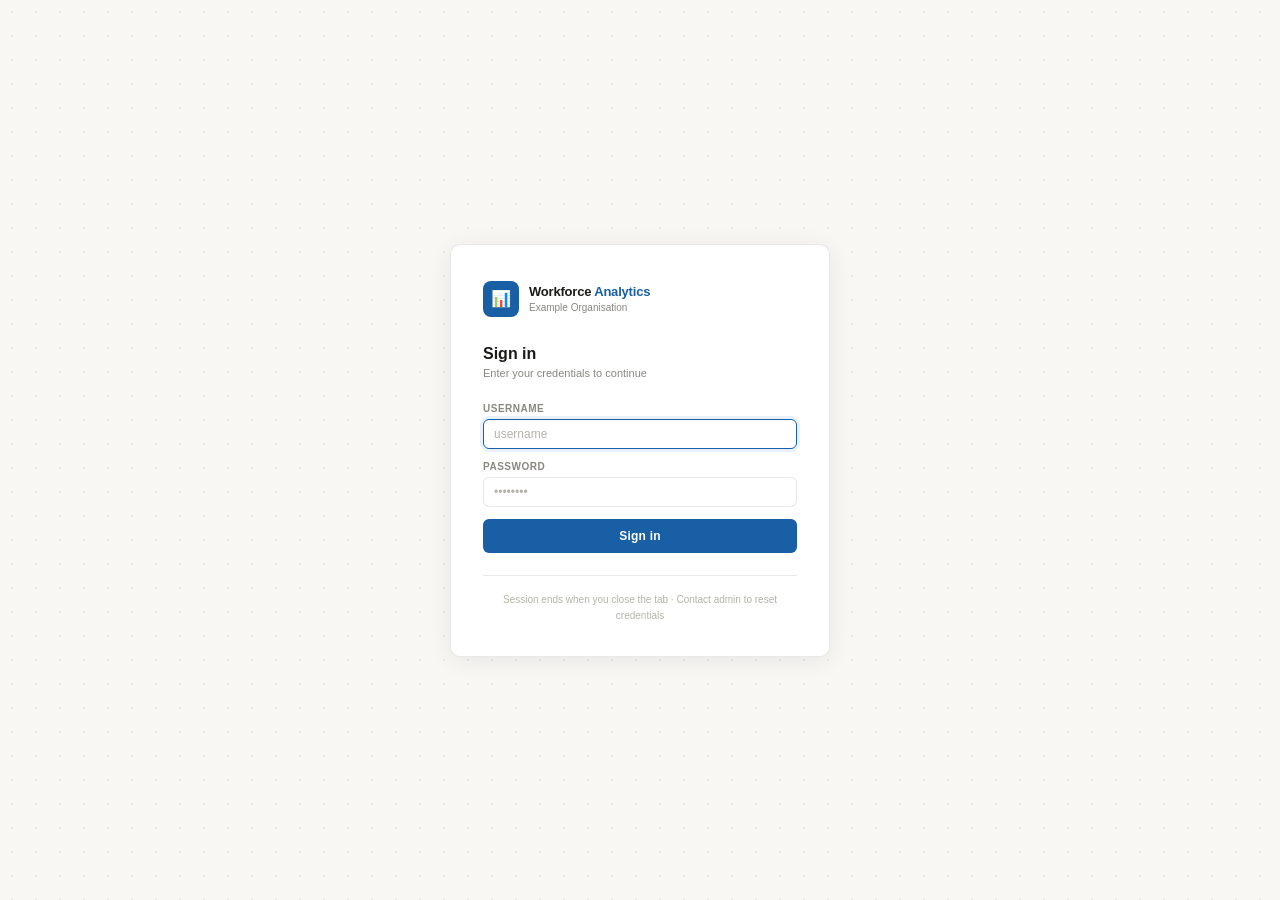
<file: login.html>
<!DOCTYPE html>
<html lang="en">
<head>
<meta charset="UTF-8">
<meta name="viewport" content="width=device-width,initial-scale=1.0">
<title>Workforce Analytics — Sign In</title>
<link rel="icon" href="data:,">
<style>
:root{
  --bg:#f8f7f4;--sf:#fff;--s2:#f1efe8;--bd:rgba(0,0,0,0.09);
  --tx:#1a1a18;--tx2:#5f5e5a;--tx3:#888780;--tx4:#b4b2a9;
  --ac:#185fa5;--abg:#e6f1fb;
  --da:#a32d2d;--dbg:#fcebeb;--da2:#f7c1c1;
  --r:10px;--rs:6px;
}
*{box-sizing:border-box;margin:0;padding:0;}
html,body{height:100%;}
body{
  font-family:-apple-system,'Segoe UI',sans-serif;
  background:var(--bg);color:var(--tx);font-size:13px;
  display:flex;flex-direction:column;align-items:center;justify-content:center;
  min-height:100vh;padding:20px;
}

/* subtle dot grid matching the warm off-white bg */
body::before{
  content:'';position:fixed;inset:0;
  background-image:radial-gradient(circle,var(--bd) 1px,transparent 1px);
  background-size:24px 24px;pointer-events:none;opacity:.6;
}

.login-wrap{
  background:var(--sf);border:.5px solid var(--bd);
  border-radius:var(--r);padding:36px 32px 32px;
  width:100%;max-width:380px;
  box-shadow:0 4px 24px rgba(0,0,0,.07);
  position:relative;
  animation:up .3s cubic-bezier(.22,.68,0,1.15) both;
}
@keyframes up{from{opacity:0;transform:translateY(16px)}to{opacity:1;transform:translateY(0)}}

.brand{display:flex;align-items:center;gap:10px;margin-bottom:28px;}
.brand-icon{
  width:36px;height:36px;border-radius:8px;
  background:var(--ac);display:flex;align-items:center;justify-content:center;
  font-size:16px;flex-shrink:0;
}
.brand-name{font-size:13px;font-weight:600;letter-spacing:-.2px;line-height:1.3;}
.brand-name span{color:var(--ac);}
.brand-sub{font-size:10px;color:var(--tx3);margin-top:1px;}

h1{font-size:16px;font-weight:600;margin-bottom:4px;}
.sub{font-size:11px;color:var(--tx3);margin-bottom:24px;}

.field{margin-bottom:12px;}
label{display:block;font-size:10px;font-weight:600;color:var(--tx3);
  text-transform:uppercase;letter-spacing:.5px;margin-bottom:5px;}
input[type=text],input[type=password]{
  width:100%;padding:7px 10px;
  border:.5px solid var(--bd);border-radius:var(--rs);
  font-size:12px;background:var(--sf);color:var(--tx);
  outline:none;transition:border-color .15s,box-shadow .15s;
  font-family:inherit;
}
input[type=text]:focus,input[type=password]:focus{
  border-color:var(--ac);
  box-shadow:0 0 0 3px var(--abg);
}
input::placeholder{color:var(--tx4);}

.btn-login{
  width:100%;padding:8px;margin-top:4px;
  background:var(--ac);color:#fff;border:none;
  border-radius:var(--rs);font-size:12px;font-weight:600;
  cursor:pointer;transition:opacity .15s,transform .1s;
  font-family:inherit;letter-spacing:.2px;
  display:flex;align-items:center;justify-content:center;gap:8px;
  min-height:34px;
}
.btn-login:hover{opacity:.9;}
.btn-login:active{transform:scale(.98);}
.btn-login:disabled{opacity:.5;cursor:not-allowed;transform:none;}

.spinner{
  width:13px;height:13px;
  border:2px solid rgba(255,255,255,.35);
  border-top-color:#fff;border-radius:50%;
  animation:spin .6s linear infinite;display:none;
}
@keyframes spin{to{transform:rotate(360deg);}}
.btn-login.loading .btn-text{display:none;}
.btn-login.loading .spinner{display:block;}

.err{
  display:none;
  background:var(--dbg);border:.5px solid var(--da2);
  border-radius:var(--rs);padding:7px 10px;
  font-size:11px;color:var(--da);margin-bottom:12px;
  animation:shake .25s ease;
}
.err.show{display:block;}
@keyframes shake{0%,100%{transform:translateX(0)}25%,75%{transform:translateX(-4px)}50%{transform:translateX(4px)}}

.footer{
  margin-top:22px;padding-top:16px;
  border-top:.5px solid var(--bd);
  font-size:10px;color:var(--tx4);text-align:center;line-height:1.6;
}
</style>
</head>
<body>
<div class="login-wrap">
  <div class="brand">
    <div class="brand-icon">📊</div>
    <div>
      <div class="brand-name">Workforce <span>Analytics</span></div>
      <div class="brand-sub">Example Organisation</div>
    </div>
  </div>

  <h1>Sign in</h1>
  <p class="sub">Enter your credentials to continue</p>

  <div class="err" id="err"></div>

  <div class="field">
    <label for="uname">Username</label>
    <input id="uname" type="text" placeholder="username" autocomplete="username" autofocus>
  </div>
  <div class="field">
    <label for="pw">Password</label>
    <input id="pw" type="password" placeholder="••••••••" autocomplete="current-password">
  </div>

  <button class="btn-login" id="loginBtn" onclick="doLogin()">
    <span class="btn-text">Sign in</span>
    <div class="spinner"></div>
  </button>

  <div class="footer">
    Session ends when you close the tab · Contact admin to reset credentials
  </div>
</div>

<script src="js/auth.js"></script>
<script>
  if (authGetUser()) window.location.href = 'index.html';

  document.addEventListener('keydown', e => { if (e.key === 'Enter') doLogin(); });

  async function doLogin() {
    const btn = document.getElementById('loginBtn');
    const err = document.getElementById('err');
    const username = document.getElementById('uname').value.trim();
    const password = document.getElementById('pw').value;

    err.classList.remove('show');
    if (!username || !password) {
      err.textContent = 'Please enter both username and password.';
      err.classList.add('show'); return;
    }

    btn.classList.add('loading'); btn.disabled = true;
    const ok = await authLogin(username, password);
    btn.classList.remove('loading'); btn.disabled = false;

    if (ok) {
      window.location.href = 'index.html';
    } else {
      err.textContent = 'Incorrect username or password.';
      err.classList.add('show');
      document.getElementById('pw').value = '';
      document.getElementById('pw').focus();
    }
  }
</script>
</body>
</html>
</file>
